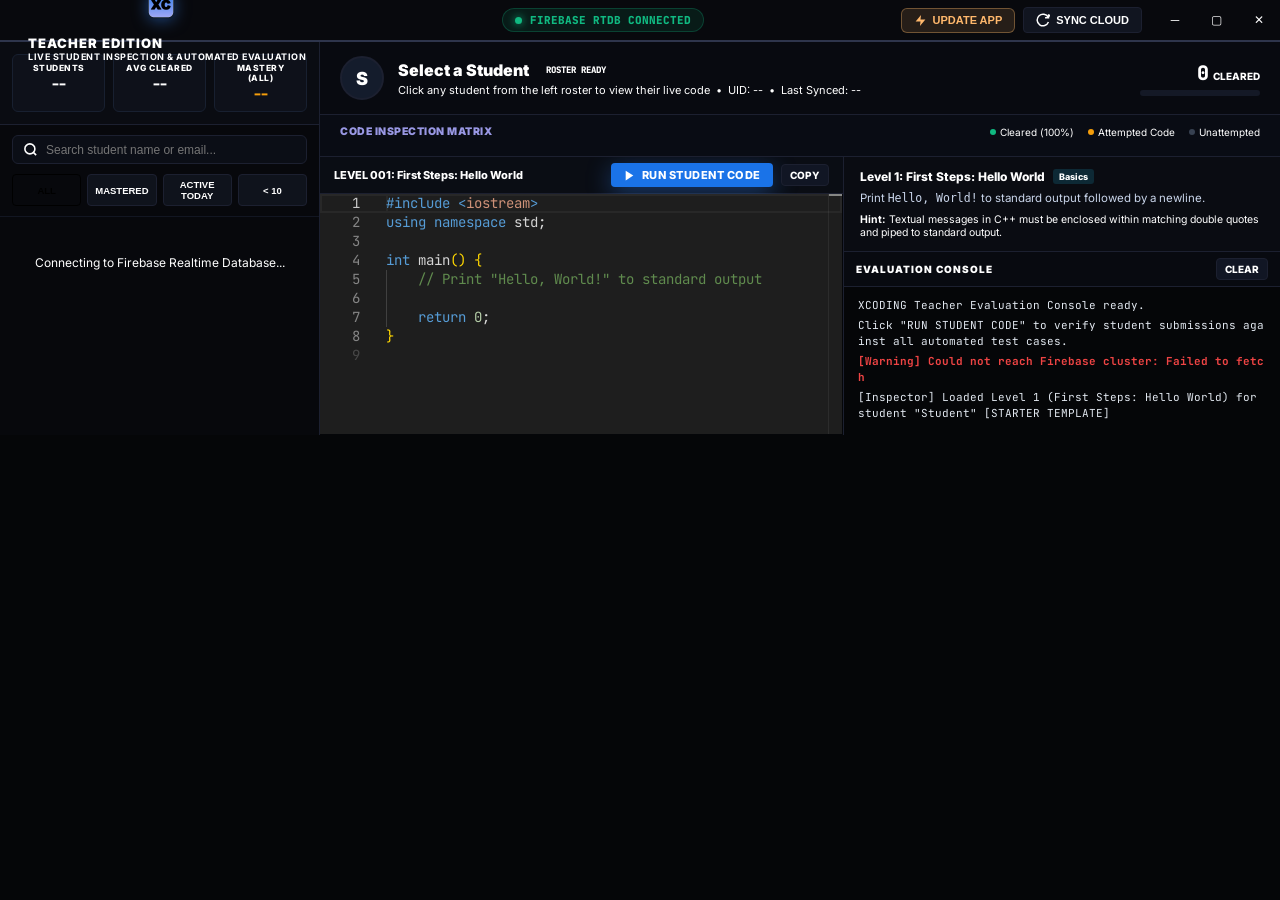
<file: assets/editor/teacher.html>
<!DOCTYPE html>
<html lang="en">
<head>
  <meta charset="UTF-8" />
  <meta name="viewport" content="width=device-width, initial-scale=1.0" />
  <title>XCODING - Teacher Edition & Live Student Inspector</title>

  <!-- Google Inter & JetBrains Mono Fonts -->
  <link rel="preconnect" href="https://fonts.googleapis.com">
  <link rel="preconnect" href="https://fonts.gstatic.com" crossorigin>
  <link href="https://fonts.googleapis.com/css2?family=Inter:wght@400;500;600;700;800;900&family=JetBrains+Mono:wght@500;700;800;900&display=swap" rel="stylesheet">

  <link rel="stylesheet" href="style.css" />
</head>
<body class="teacher-portal-body">
  <div id="app-root">

    <!-- MAIN RIGHT CONTENT WORKSPACE -->
    <div id="main-workspace-area" class="teacher-full-workspace">

      <!-- TOP DRAGGABLE WINDOW BAR -->
      <header id="window-drag-bar" class="teacher-topbar">
        <div class="drag-left-group">
          <div class="sidebar-brand" title="XCODING Teacher Portal">
            <img src="icon.png" alt="XC" class="brand-logo-img">
          </div>
          <div class="teacher-brand-info">
            <div class="teacher-title-badge">TEACHER EDITION</div>
            <span class="teacher-sub-title">LIVE STUDENT INSPECTION &amp; AUTOMATED EVALUATION</span>
          </div>
        </div>

        <!-- Center: Live Cloud Sync & Quick Summary -->
        <div class="drag-center-group">
          <div class="teacher-cloud-status" id="teacher-sync-status">
            <span class="live-pulse-dot"></span>
            <span>FIREBASE RTDB CONNECTED</span>
          </div>
        </div>

        <!-- Right: Window Controls & Refresh -->
        <div class="drag-right-group">
          <button id="btn-teacher-force-update" class="btn-teacher-update-top" title="1-Click Force Update / Reinstall Latest Release">
            <svg class="icon-svg" viewBox="0 0 24 24" width="13" height="13" fill="currentColor" style="color: #ffb86c;">
              <path d="M13 2L3 14h9l-1 8 10-12h-9l1-8z"/>
            </svg>
            <span style="color: #ffb86c; font-weight: 700;">UPDATE APP</span>
          </button>

          <button id="btn-teacher-refresh" class="btn-teacher-refresh-top" title="Reload Live Student Submissions">
            <svg class="refresh-icon" viewBox="0 0 24 24" width="14" height="14" fill="none" stroke="currentColor" stroke-width="2.5">
              <path d="M21.5 2v6h-6M21.34 15.57a10 10 0 1 1-.57-8.38l5.67-5.67"/>
            </svg>
            <span>SYNC CLOUD</span>
          </button>

          <!-- Custom Window Controls -->
          <div class="window-controls">
            <button id="win-min" class="win-btn" title="Minimize">─</button>
            <button id="win-max" class="win-btn" title="Maximize">▢</button>
            <button id="win-close" class="win-btn close" title="Close">✕</button>
          </div>
        </div>
      </header>

      <!-- Top Progress Line -->
      <div id="top-progress-line"></div>

      <!-- TEACHER MAIN WORKSPACE CONTAINER (2 COLUMNS) -->
      <div class="teacher-dashboard-layout">

        <!-- ==============================================================
             LEFT COLUMN: CLASS ROSTER & SEARCH
             ============================================================== -->
        <aside class="teacher-roster-sidebar">
          
          <!-- Class Overview Cyber Metrics -->
          <div class="teacher-metrics-row">
            <div class="teacher-metric-card">
              <div class="tm-label">STUDENTS</div>
              <div class="tm-val" id="tm-student-count">--</div>
            </div>
            <div class="teacher-metric-card">
              <div class="tm-label">AVG CLEARED</div>
              <div class="tm-val cyan" id="tm-avg-cleared">--</div>
            </div>
            <div class="teacher-metric-card">
              <div class="tm-label">MASTERY (ALL)</div>
              <div class="tm-val gold" id="tm-completed-count">--</div>
            </div>
          </div>

          <!-- Student Search & Filter Bar -->
          <div class="teacher-search-box">
            <svg viewBox="0 0 24 24" width="15" height="15" fill="none" stroke="currentColor" stroke-width="2.5">
              <circle cx="11" cy="11" r="8"></circle>
              <line x1="21" y1="21" x2="16.65" y2="16.65"></line>
            </svg>
            <input type="text" id="teacher-student-search" placeholder="Search student name or email..." spellcheck="false" />
          </div>

          <!-- Quick Filter Segmented Pills -->
          <div class="teacher-filter-pills" id="roster-filter-pills">
            <button class="t-pill active" data-filter="all">ALL</button>
            <button class="t-pill" data-filter="mastered">MASTERED</button>
            <button class="t-pill" data-filter="active">ACTIVE TODAY</button>
            <button class="t-pill" data-filter="needhelp">&lt; 10</button>
          </div>

          <!-- Student Cards List -->
          <div class="teacher-student-list" id="teacher-student-list">
            <!-- Dynamically populated student cards -->
            <div class="roster-loading-state">Connecting to Firebase Realtime Database...</div>
          </div>
        </aside>

        <!-- ==============================================================
             RIGHT COLUMN: DEEP STUDENT WORK INSPECTOR
             ============================================================== -->
        <main class="teacher-inspector-main">

          <!-- Selected Student Profile Header Banner -->
          <div class="student-inspection-header" id="inspection-header">
            <div class="student-identity-wrap">
              <div class="student-avatar-large" id="insp-avatar">S</div>
              <div class="student-meta">
                <div class="student-headline-row">
                  <h2 class="student-name-text" id="insp-name">Select a Student</h2>
                  <span class="student-status-badge" id="insp-status-badge">ROSTER READY</span>
                </div>
                <div class="student-subline-row">
                  <span class="student-email-tag" id="insp-email">Click any student from the left roster to view their live code</span>
                  <span class="dot-sep">•</span>
                  <span class="student-uid-tag" id="insp-uid">UID: --</span>
                  <span class="dot-sep">•</span>
                  <span class="student-synced-tag" id="insp-last-synced">Last Synced: --</span>
                </div>
              </div>
            </div>

            <!-- Student Progress Counter -->
            <div class="student-progress-summary">
              <div class="student-progress-numbers">
                <span class="sp-big" id="insp-cleared-count">0</span>
                <span class="sp-total" id="insp-total-label">CLEARED</span>
              </div>
              <div class="student-prog-bar-wrap">
                <div class="student-prog-bar-fill" id="insp-progress-fill" style="width: 0%"></div>
              </div>
            </div>
          </div>

          <!-- LEVEL PROGRESSION MATRIX -->
          <div class="levels-matrix-container">
            <div class="levels-matrix-header">
              <span class="matrix-title">CODE INSPECTION MATRIX</span>
              <div class="matrix-legend">
                <span class="legend-item"><span class="legend-dot green"></span> Cleared (100%)</span>
                <span class="legend-item"><span class="legend-dot yellow"></span> Attempted Code</span>
                <span class="legend-item"><span class="legend-dot gray"></span> Unattempted</span>
              </div>
            </div>

            <!-- Level Chips Grid -->
            <div class="levels-matrix-grid" id="levels-matrix-grid">
              <!-- Dynamically populated Level inspection buttons -->
            </div>
          </div>

          <!-- CHALLENGE DETAILS & CODE EDITOR WORKSPACE -->
          <div class="teacher-code-workspace">

            <!-- Left Sub-panel: Monaco Code Editor with Student Code -->
            <div class="teacher-editor-wrap">
              <div class="editor-action-bar">
                <div class="active-level-pill-badge" id="active-level-label">LEVEL 001: First Steps: Hello World</div>
                <div class="editor-right-actions">
                  <button id="btn-teacher-run" class="btn-google-run" title="Compile &amp; Test Student Code Locally">
                    <svg class="play-icon" viewBox="0 0 24 24" width="13" height="13" fill="currentColor">
                      <polygon points="5 3 19 12 5 21 5 3"></polygon>
                    </svg>
                    <span>RUN STUDENT CODE</span>
                  </button>
                  <button id="btn-teacher-copy" class="btn-micro" title="Copy Student Code">COPY</button>
                </div>
              </div>

              <!-- Monaco Code Editor Container -->
              <div id="teacher-editor-container" class="teacher-editor-box"></div>
            </div>

            <!-- Right Sub-panel: Question Prompt + Live Console Diagnostics -->
            <div class="teacher-side-console">
              
              <!-- Question Description Card -->
              <div class="teacher-question-card">
                <div class="tq-head" id="tq-title">Challenge Prompt</div>
                <div class="tq-body" id="tq-desc">Select a challenge from the 50-level matrix above.</div>
                <div class="tq-hint" id="tq-hint"></div>
              </div>

              <!-- Terminal Console Output -->
              <div class="teacher-console-wrap">
                <div class="console-header-bar">
                  <span class="console-title">EVALUATION CONSOLE</span>
                  <button id="btn-teacher-clear-console" class="btn-micro">CLEAR</button>
                </div>
                <div class="teacher-console-output" id="teacher-console-output">
                  <div class="terminal-row info-msg">XCODING Teacher Evaluation Console ready.</div>
                  <div class="terminal-row info-msg">Click "RUN STUDENT CODE" to verify student submissions against all automated test cases.</div>
                </div>
              </div>

            </div>

          </div>

        </main>

      </div>

    </div>
  </div>

  <!-- Monaco Editor Loader -->
  <script src="vs/loader.js"></script>

  <!-- Teacher Portal Logic -->
  <script src="teacher.js"></script>
</body>
</html>
</file>
<file: assets/editor/style.css>
/* XCODING - Refined Google Blue & Lavender Chunky Brutal Design System */
:root {
  --bg-app: #000000;
  --bg-sidebar: #050608;
  --bg-top: #08090d;
  --bg-card: #0c0d12;
  --bg-card-sub: #12141c;
  --bg-editor: #000000;
  --bg-console: #000000;

  /* Thick Chunky Borders */
  --border-main: #2e354c;
  --border-subtle: #1c2030;
  --border-bright: #444f70;

  /* High Contrast Pure Whites & Luminous Lavender (Zero Faint Grey Text) */
  --fg-main: #ffffff;
  --fg-secondary: #e2e8f0;
  --fg-muted: #94a3b8;

  /* EXACT USER-SPECIFIED BLUE & LAVENDER PALETTE - NO MAGENTA/PINK */
  --c-blue-1: rgb(47, 118, 219);
  --c-lavender: rgb(153, 152, 228);
  --c-blue-2: rgb(45, 104, 188);

  --g-gradient: linear-gradient(135deg, rgb(47, 118, 219) 0%, rgb(153, 152, 228) 50%, rgb(45, 104, 188) 100%);
  --g-gradient-subtle: linear-gradient(145deg, rgba(47, 118, 219, 0.22) 0%, rgba(153, 152, 228, 0.15) 50%, rgba(45, 104, 188, 0.25) 100%);
  --g-glow: 0 6px 24px rgba(47, 118, 219, 0.45);

  --term-green: #4ade80;
  --term-red: #ef4444;

  --font-system: 'Inter', -apple-system, BlinkMacSystemFont, "Segoe UI", Roboto, sans-serif;
  --font-mono: 'JetBrains Mono', 'SF Mono', 'Cascadia Code', monospace;
  --ui-scale: 1.0;
}

* {
  box-sizing: border-box;
  margin: 0;
  padding: 0;
}

.hidden {
  display: none !important;
}

::selection {
  background-color: rgb(153, 152, 228);
  color: #000000;
}

html, body {
  width: 100%;
  height: 100%;
  margin: 0;
  padding: 0;
  overflow: hidden;
  background-color: var(--bg-app);
  color: var(--fg-main);
  font-family: var(--font-system);
  font-size: 14px;
  -webkit-font-smoothing: antialiased;
  -moz-osx-font-smoothing: grayscale;
  user-select: none;
}

#app {
  display: flex;
  flex-direction: row;
  height: 100%;
  width: 100%;
  overflow: hidden;
  position: relative;
}

/* ==========================================================================
   LEFT ACTIVITY / NAVIGATION BAR
   ========================================================================== */
#left-activity-bar {
  width: 64px;
  height: 100%;
  background-color: var(--bg-sidebar);
  border-right: 2px solid var(--border-main);
  display: flex;
  flex-direction: column;
  align-items: center;
  flex-shrink: 0;
  z-index: 100;
  user-select: none;
  padding-top: 6px;
}

.sidebar-brand {
  padding: 10px 0 14px 0;
  display: flex;
  align-items: center;
  justify-content: center;
  cursor: default;
}

.brand-logo-img {
  width: 32px;
  height: 32px;
  object-fit: contain;
  filter: drop-shadow(0 2px 8px rgba(47, 118, 219, 0.6));
  transition: transform 0.25s cubic-bezier(0.16, 1, 0.3, 1);
}

.brand-logo-img:hover {
  transform: scale(1.15) rotate(6deg);
}

/* Navigation Items */
.sidebar-nav {
  display: flex;
  flex-direction: column;
  gap: 10px;
  width: 100%;
  align-items: center;
}

.nav-item {
  width: 50px;
  height: 50px;
  background: transparent;
  border: 2px solid transparent;
  border-radius: 10px;
  display: flex;
  flex-direction: column;
  align-items: center;
  justify-content: center;
  color: var(--fg-secondary);
  cursor: pointer;
  transition: all 0.12s ease;
}

.nav-item:hover {
  background-color: #12141c;
  color: #ffffff;
}

.nav-item.active {
  background-color: #1a1e2c;
  border-color: var(--c-blue-1);
  color: #ffffff;
}

.nav-label {
  font-size: 9px;
  font-weight: 800;
  letter-spacing: 0.5px;
  margin-top: 3px;
}

/* ==========================================================================
   MAIN RIGHT WORKSPACE AREA
   ========================================================================== */
#main-workspace-area {
  flex: 1;
  height: 100%;
  display: flex;
  flex-direction: column;
  overflow: hidden;
  position: relative;
}

/* Top Draggable Window Bar */
#window-drag-bar {
  height: 42px;
  background-color: var(--bg-top);
  border-bottom: 2px solid var(--border-main);
  display: flex;
  align-items: center;
  justify-content: space-between;
  padding: 0 0 0 16px;
  flex-shrink: 0;
  user-select: none;
  position: relative;
  cursor: default;
}

.drag-left-meta {
  display: flex;
  align-items: center;
  gap: 14px;
}

.active-file-indicator {
  font-family: var(--font-mono);
  font-size: 13px;
  font-weight: 800;
  color: var(--fg-main);
}

/* Studio Fast-Access Actions */
.header-studio-actions {
  display: flex;
  align-items: center;
  gap: 8px;
}

/* Big Glowing Blue/Lavender RUN Button */
.btn-google-run {
  background: var(--g-gradient);
  border: 2px solid #ffffff;
  color: #000000;
  font-family: var(--font-system);
  font-size: 11px;
  font-weight: 900;
  letter-spacing: 0.5px;
  padding: 4px 14px;
  border-radius: 6px;
  cursor: pointer;
  display: flex;
  align-items: center;
  gap: 6px;
  transition: all 0.15s cubic-bezier(0.16, 1, 0.3, 1);
  box-shadow: var(--g-glow);
}

.btn-google-run:hover {
  transform: translateY(-1px);
  box-shadow: 0 8px 28px rgba(47, 118, 219, 0.7);
}

.btn-micro {
  background-color: #12141c;
  border: 2px solid var(--border-main);
  color: #ffffff;
  font-family: var(--font-system);
  font-size: 11px;
  font-weight: 800;
  padding: 4px 10px;
  border-radius: 6px;
  cursor: pointer;
  transition: all 0.1s;
}

.btn-micro:hover:not(:disabled) {
  background-color: #1e2230;
  border-color: var(--c-lavender);
}

.btn-micro:disabled {
  opacity: 0.25;
  cursor: not-allowed;
}

/* ==========================================================================
   DEAD CENTER LEVEL BADGE & FLOATING TRAIN DROPDOWN
   ========================================================================== */
.drag-center-container {
  position: absolute;
  left: 50%;
  top: 50%;
  transform: translate(-50%, -50%);
  display: flex;
  align-items: center;
  justify-content: center;
  z-index: 200;
}

.dead-center-level-badge {
  display: flex;
  align-items: center;
  gap: 8px;
  background: #0d0f16;
  border: 1.5px solid var(--border-main);
  padding: 4px 14px;
  border-radius: 8px;
  cursor: pointer;
  transition: all 0.15s cubic-bezier(0.16, 1, 0.3, 1);
  box-shadow: 0 2px 8px rgba(0, 0, 0, 0.6);
  user-select: none;
}

.dead-center-level-badge:hover, .dead-center-level-badge.active {
  border-color: var(--c-blue-1);
  background-color: #141826;
  box-shadow: 0 0 14px rgba(47, 118, 219, 0.4);
}

.center-badge-prefix {
  font-family: var(--font-mono);
  font-size: 11px;
  font-weight: 900;
  color: var(--c-lavender);
  letter-spacing: 0.5px;
}

.center-badge-number {
  font-family: var(--font-mono);
  font-size: 14px;
  font-weight: 900;
  color: #ffffff;
  letter-spacing: 1px;
}

.center-badge-hint {
  font-size: 11px;
  font-weight: 900;
  color: var(--c-lavender);
  transition: transform 0.2s;
}

.dead-center-level-badge.active .center-badge-hint {
  transform: rotate(180deg);
}

/* Floating Dropdown Level Train Panel */
.level-train-dropdown {
  position: absolute;
  top: calc(100% + 8px);
  left: 50%;
  transform: translateX(-50%);
  width: 600px;
  max-width: 90vw;
  background: #0b0d14;
  border: 1.5px solid var(--border-bright);
  border-radius: 12px;
  padding: 12px 16px 14px 16px;
  box-shadow: 0 12px 32px rgba(0, 0, 0, 0.85), 0 0 20px rgba(47, 118, 219, 0.25);
  display: flex;
  flex-direction: column;
  gap: 10px;
  z-index: 1000;
  backdrop-filter: blur(16px);
  animation: dropdownFade 0.18s cubic-bezier(0.16, 1, 0.3, 1);
}

.level-train-dropdown.hidden {
  display: none !important;
}

@keyframes dropdownFade {
  from { opacity: 0; transform: translate(-50%, -6px); }
  to { opacity: 1; transform: translate(-50%, 0); }
}

.train-dropdown-header {
  display: flex;
  align-items: center;
  justify-content: space-between;
  padding-bottom: 6px;
  border-bottom: 1px solid #191f30;
}

.train-dropdown-title {
  font-size: 10px;
  font-weight: 900;
  color: #8b9bb4;
  letter-spacing: 1px;
}

.train-grid-btn {
  background: #131726;
  border: 1px solid #28324d;
  color: var(--c-lavender);
  font-size: 10px;
  font-weight: 800;
  padding: 3px 8px;
  border-radius: 4px;
  cursor: pointer;
  transition: all 0.15s;
}

.train-grid-btn:hover {
  background: var(--c-blue-1);
  color: #ffffff;
  border-color: var(--c-blue-1);
}

.level-train-container {
  position: relative;
  width: 100%;
  height: 52px;
  display: flex;
  align-items: center;
  overflow-x: auto;
  overflow-y: hidden;
  scrollbar-width: thin;
  scrollbar-color: #2b3859 transparent;
  padding: 6px 12px;
  background: #07080d;
  border: 1px solid #171b29;
  border-radius: 8px;
}

.level-train-container::-webkit-scrollbar {
  height: 4px;
}

.level-train-container::-webkit-scrollbar-thumb {
  background: #2b3859;
  border-radius: 4px;
}

.level-train-track {
  display: flex;
  align-items: center;
  gap: 0;
  position: relative;
  padding: 0 10px;
  min-width: max-content;
}

/* Double rail track */
.level-train-track::before {
  content: '';
  position: absolute;
  top: calc(50% - 3px);
  left: 10px;
  right: 10px;
  height: 2px;
  background: linear-gradient(90deg, #1e4570, #2f76db, #1e4570);
  z-index: 1;
  pointer-events: none;
}

.level-train-track::after {
  content: '';
  position: absolute;
  top: calc(50% + 1px);
  left: 10px;
  right: 10px;
  height: 2px;
  background: linear-gradient(90deg, #1e4570, #2f76db, #1e4570);
  z-index: 1;
  pointer-events: none;
}

/* Individual Level Node */
.train-node-item {
  display: flex;
  align-items: center;
  position: relative;
  z-index: 2;
  flex-shrink: 0;
}

.train-node-circle {
  width: 28px;
  height: 28px;
  border-radius: 50%;
  background-color: #0c0e14;
  border: 2px solid #232a3d;
  display: flex;
  align-items: center;
  justify-content: center;
  font-family: var(--font-mono);
  font-size: 11px;
  font-weight: 900;
  color: #8b9bb4;
  cursor: pointer;
  transition: all 0.15s cubic-bezier(0.16, 1, 0.3, 1);
  position: relative;
  user-select: none;
}

.train-node-circle:hover {
  transform: scale(1.22);
  border-color: #ffffff;
  color: #ffffff;
  z-index: 10;
}

/* Cleared State (Emerald Green matching user screenshot) */
.train-node-circle.cleared {
  background-color: #00e676;
  border: 2.5px solid #004d20;
  box-shadow: 0 0 0 2px #00e676, 0 0 8px rgba(0, 230, 118, 0.5);
  color: #00220d;
}

/* Current Active State (Glowing Pulse Ring) */
.train-node-circle.current {
  background: var(--g-gradient);
  border: 2px solid #ffffff;
  box-shadow: 0 0 0 3px rgba(47, 118, 219, 0.7), 0 0 14px rgba(47, 118, 219, 0.95);
  color: #000000;
  transform: scale(1.25);
  z-index: 5;
  animation: trainPulse 2s infinite alternate ease-in-out;
}

@keyframes trainPulse {
  0% { box-shadow: 0 0 0 2.5px rgba(47, 118, 219, 0.6), 0 0 8px rgba(47, 118, 219, 0.5); }
  100% { box-shadow: 0 0 0 4.5px rgba(47, 118, 219, 0.9), 0 0 16px rgba(47, 118, 219, 1); }
}

/* Unlocked State */
.train-node-circle.unlocked {
  background-color: #121828;
  border: 2px solid var(--c-blue-1);
  color: #ffffff;
}

/* Locked State */
.train-node-circle.locked {
  opacity: 0.35;
  cursor: not-allowed;
}

/* Track Connector Segment */
.train-segment-link {
  width: 14px;
  height: 6px;
  display: flex;
  align-items: center;
  justify-content: center;
  position: relative;
  z-index: 1;
}

.train-segment-link::after {
  content: '▸';
  font-size: 8px;
  color: #234269;
  line-height: 1;
  position: absolute;
  top: -1px;
}

.train-segment-link.cleared::after {
  color: #00e676;
}

/* Right Group */
.drag-right-group {
  display: flex;
  align-items: center;
  height: 100%;
}

.top-right-user-area {
  display: flex;
  align-items: center;
  gap: 10px;
  margin-right: 10px;
}

.header-tally {
  background-color: #0e1017;
  border: 2px solid var(--border-main);
  border-radius: 6px;
  padding: 4px 10px;
  font-size: 12px;
  font-weight: 800;
  color: var(--fg-secondary);
  font-family: var(--font-mono);
}

.header-tally strong { color: #ffffff; }
.tally-sep { color: var(--border-bright); }

.user-dropdown-container { position: relative; }

.user-dropdown-btn {
  display: flex;
  align-items: center;
  gap: 8px;
  background-color: #12141c;
  border: 2px solid var(--border-main);
  border-radius: 6px;
  padding: 4px 10px;
  color: #ffffff;
  font-family: var(--font-system);
  font-size: 12px;
  font-weight: 800;
  cursor: pointer;
  transition: all 0.1s;
}

.user-dropdown-btn:hover {
  background-color: #1c202e;
  border-color: var(--c-lavender);
}

.user-avatar-circle {
  width: 20px;
  height: 20px;
  border-radius: 50%;
  background: var(--g-gradient);
  color: #000000;
  font-size: 11px;
  font-weight: 900;
  display: flex;
  align-items: center;
  justify-content: center;
}

.user-name-text {
  max-width: 130px;
  overflow: hidden;
  text-overflow: ellipsis;
  white-space: nowrap;
}

.dropdown-caret { font-size: 9px; color: #ffffff; }

.user-dropdown-menu {
  position: absolute;
  top: calc(100% + 8px);
  right: 0;
  width: 270px;
  background: linear-gradient(165deg, rgba(16, 21, 36, 0.96) 0%, rgba(9, 11, 17, 0.98) 100%);
  border: 1.5px solid rgba(47, 118, 219, 0.45);
  border-radius: 14px;
  padding: 16px;
  box-shadow: 0 20px 48px rgba(0, 0, 0, 0.95), 0 0 24px rgba(47, 118, 219, 0.22), inset 0 1px 0 rgba(255, 255, 255, 0.12);
  z-index: 1000;
  backdrop-filter: blur(24px);
  animation: dropdownPop 0.18s cubic-bezier(0.16, 1, 0.3, 1);
}

@keyframes dropdownPop {
  from { opacity: 0; transform: translateY(-8px) scale(0.96); }
  to { opacity: 1; transform: translateY(0) scale(1); }
}

.user-dropdown-menu.hidden { display: none !important; }

/* User Header */
.dropdown-user-header {
  display: flex;
  align-items: center;
  gap: 12px;
  padding-bottom: 12px;
  border-bottom: 1px solid rgba(255, 255, 255, 0.08);
}

.dropdown-avatar-wrap {
  position: relative;
  flex-shrink: 0;
}

.dropdown-avatar-circle {
  width: 38px;
  height: 38px;
  border-radius: 50%;
  background: var(--g-gradient);
  color: #000000;
  font-family: var(--font-system);
  font-size: 16px;
  font-weight: 900;
  display: flex;
  align-items: center;
  justify-content: center;
  box-shadow: 0 0 14px rgba(47, 118, 219, 0.6);
}

.status-indicator-dot {
  position: absolute;
  bottom: 0;
  right: 0;
  width: 10px;
  height: 10px;
  border-radius: 50%;
  background-color: #00e676;
  border: 2px solid #090b11;
  box-shadow: 0 0 6px #00e676;
}

.dropdown-user-details {
  display: flex;
  flex-direction: column;
  overflow: hidden;
}

.dropdown-user-name {
  font-weight: 900;
  font-size: 13.5px;
  color: #ffffff;
  letter-spacing: 0.3px;
  white-space: nowrap;
  overflow: hidden;
  text-overflow: ellipsis;
}

.dropdown-user-email {
  font-size: 11px;
  font-weight: 600;
  color: #8b9bb4;
  white-space: nowrap;
  overflow: hidden;
  text-overflow: ellipsis;
  margin-top: 2px;
}

/* 2x2 Cyber Metrics Grid */
.dropdown-stats-grid {
  display: grid;
  grid-template-columns: 1fr 1fr;
  gap: 8px;
  margin: 12px 0;
}

.stat-mini-card {
  background: rgba(255, 255, 255, 0.035);
  border: 1px solid rgba(255, 255, 255, 0.08);
  border-radius: 8px;
  padding: 8px 10px;
  transition: all 0.15s ease;
}

.stat-mini-card:hover {
  background: rgba(47, 118, 219, 0.1);
  border-color: rgba(47, 118, 219, 0.4);
  transform: translateY(-1px);
}

.stat-mini-label {
  font-size: 9px;
  font-weight: 900;
  color: #71829e;
  letter-spacing: 0.8px;
  font-family: var(--font-system);
}

.stat-mini-val {
  font-size: 14px;
  font-weight: 900;
  color: #ffffff;
  font-family: var(--font-mono);
  margin-top: 2px;
}

.stat-mini-val.emerald {
  color: #00e676;
}

.stat-mini-val.cyan {
  color: #4fc3f7;
  font-size: 11px;
  letter-spacing: 0.5px;
}

/* Action Group */
.dropdown-actions-group {
  display: flex;
  flex-direction: column;
  gap: 6px;
  margin-top: 10px;
  padding-top: 10px;
  border-top: 1px solid rgba(255, 255, 255, 0.08);
}

.dropdown-action-item {
  width: 100%;
  background: rgba(47, 118, 219, 0.1);
  border: 1.5px solid rgba(47, 118, 219, 0.28);
  border-radius: 8px;
  padding: 8px 10px;
  color: #ffffff;
  font-weight: 800;
  font-size: 11.5px;
  cursor: pointer;
  display: flex;
  align-items: center;
  justify-content: space-between;
  transition: all 0.15s cubic-bezier(0.16, 1, 0.3, 1);
}

.dropdown-action-item:hover {
  background: rgba(47, 118, 219, 0.24);
  border-color: var(--c-lavender);
  transform: translateY(-1px);
  box-shadow: 0 4px 12px rgba(47, 118, 219, 0.25);
}

.dropdown-action-item:hover .action-icon {
  transform: rotate(180deg);
}

.action-item-left {
  display: flex;
  align-items: center;
  gap: 8px;
}

.action-icon {
  color: var(--c-lavender);
  transition: transform 0.3s cubic-bezier(0.16, 1, 0.3, 1);
}

.app-version-badge {
  background: var(--g-gradient);
  color: #000000;
  font-size: 10px;
  font-weight: 900;
  padding: 2px 7px;
  border-radius: 4px;
  letter-spacing: 0.3px;
}

.dropdown-logout-action {
  width: 100%;
  background: rgba(255, 75, 75, 0.08);
  border: 1.5px solid rgba(255, 75, 75, 0.25);
  border-radius: 8px;
  padding: 8px 10px;
  color: #ff6b6b;
  font-weight: 800;
  font-size: 11.5px;
  cursor: pointer;
  display: flex;
  align-items: center;
  justify-content: center;
  gap: 8px;
  transition: all 0.15s cubic-bezier(0.16, 1, 0.3, 1);
}

.dropdown-logout-action:hover {
  background: rgba(255, 75, 75, 0.18);
  border-color: #ff6b6b;
  color: #ffffff;
  transform: translateY(-1px);
  box-shadow: 0 4px 14px rgba(255, 75, 75, 0.3);
}

.logout-icon {
  stroke: currentColor;
}

/* Custom Window Controls */
.window-controls { display: flex; align-items: center; height: 100%; }

.win-btn {
  background: transparent;
  border: none;
  color: #ffffff;
  width: 42px;
  height: 40px;
  display: flex;
  align-items: center;
  justify-content: center;
  cursor: pointer;
  font-size: 12px;
  transition: background-color 0.1s, color 0.1s;
}

.win-btn:hover { background-color: #1c202e; color: #ffffff; }
.win-btn.close:hover { background-color: #ea4335; color: #ffffff; }

/* Top Progress Line */
#top-progress-line {
  position: absolute;
  top: 42px;
  left: 0;
  width: 0%;
  height: 3px;
  background: var(--g-gradient);
  z-index: 100;
  transition: width 0.2s ease, opacity 0.3s ease;
  opacity: 0;
}

#top-progress-line.active { opacity: 1; }

/* ==========================================================================
   App View Container
   ========================================================================== */
#app-view-container {
  flex: 1;
  width: 100%;
  height: calc(100vh - 42px);
  position: relative;
  overflow: hidden;
}

.app-page {
  width: 100%;
  height: 100%;
  position: absolute;
  top: 0;
  left: 0;
  display: flex;
  flex-direction: column;
  background-color: var(--bg-app);
}

.app-page.hidden { display: none !important; }

/* ==========================================================================
   PAGE 1: FULL MISSION BRIEF VIEW
   ========================================================================== */
.brief-scroll-container {
  width: 100%;
  height: 100%;
  overflow-y: auto;
  display: flex;
  justify-content: center;
  padding: 40px 28px;
}

.brief-wrapper {
  width: 100%;
  max-width: 900px;
  margin: 0 auto;
  display: flex;
  flex-direction: column;
}

.google-mission-card {
  background-color: var(--bg-card);
  border: 2px solid var(--border-main);
  border-radius: 18px;
  padding: 36px 40px;
  display: flex;
  flex-direction: column;
  gap: 24px;
}

.mission-card-top {
  display: flex;
  align-items: center;
  justify-content: space-between;
}

.mission-level-pill-row {
  display: flex;
  align-items: center;
  gap: 10px;
}

.google-pill-level {
  font-family: var(--font-mono);
  font-size: 13px;
  font-weight: 900;
  color: #000000;
  background: var(--g-gradient);
  padding: 4px 12px;
  border-radius: 6px;
  border: 2px solid #ffffff;
}

.google-pill-topic {
  font-size: 12px;
  font-weight: 900;
  color: #ffffff;
  background-color: #141826;
  border: 2px solid var(--border-main);
  padding: 4px 10px;
  border-radius: 6px;
}

.google-pill-status {
  font-size: 12px;
  font-weight: 900;
  color: var(--term-green);
}

.mission-nav-arrows { display: flex; gap: 8px; }

.btn-google-nav {
  background-color: #141824;
  border: 2px solid var(--border-main);
  border-radius: 6px;
  color: #ffffff;
  font-size: 12px;
  font-weight: 800;
  padding: 6px 14px;
  cursor: pointer;
  transition: all 0.1s;
}

.btn-google-nav:hover { background-color: #20263a; border-color: #ffffff; }
.btn-google-nav.main { background-color: #20263a; border-color: var(--c-lavender); }

.google-mission-title {
  font-size: 34px;
  font-weight: 900;
  color: #ffffff;
  letter-spacing: -0.5px;
}

.google-objective-box {
  background-color: var(--bg-card-sub);
  border: 2px solid var(--border-main);
  border-radius: 12px;
  padding: 20px 24px;
}

.google-objective-text {
  font-size: 18px;
  font-weight: 600;
  color: #ffffff;
  line-height: 1.6;
}

.google-objective-text code {
  background-color: #1e2230;
  color: var(--c-lavender);
  border: 1px solid var(--border-bright);
  padding: 2px 7px;
  border-radius: 4px;
  font-family: var(--font-mono);
  font-size: 17px;
  font-weight: 800;
}

/* ==========================================================================
   INPUT -> OUTPUT TABLE (CLEAN 2-COLUMN HORIZONTAL GRID)
   ========================================================================== */
.google-io-card {
  background-color: #090a0f;
  border: 2px solid var(--border-main);
  border-radius: 14px;
  overflow: hidden;
}

.google-io-header {
  background-color: #10121a;
  border-bottom: 2px solid var(--border-main);
  padding: 12px 24px;
  display: flex;
  align-items: center;
  justify-content: space-between;
}

.google-io-col {
  font-family: var(--font-mono);
  font-size: 13px;
  font-weight: 900;
  color: var(--c-lavender);
  letter-spacing: 1.5px;
  width: 42%;
}

.google-io-col.arrow-col {
  width: 16%;
  text-align: center;
}

.google-io-rows {
  display: flex;
  flex-direction: column;
}

.google-io-row, .apple-io-row {
  display: flex !important;
  flex-direction: row !important;
  align-items: center !important;
  justify-content: space-between !important;
  padding: 16px 24px;
  border-bottom: 2px solid #141722;
  background-color: #090a0f;
  transition: background-color 0.1s;
}

.google-io-row:last-child, .apple-io-row:last-child {
  border-bottom: none;
}

.google-io-row:hover, .apple-io-row:hover {
  background-color: #0e1017;
}

.io-cell.input {
  font-family: var(--font-mono);
  font-size: 20px;
  font-weight: 900;
  color: #ffffff;
  width: 42%;
  word-break: break-all;
}

.io-arrow {
  font-size: 22px;
  font-weight: 900;
  color: var(--c-lavender);
  width: 16%;
  text-align: center;
  flex-shrink: 0;
}

.io-cell.output {
  font-family: var(--font-mono);
  font-size: 20px;
  font-weight: 900;
  color: var(--term-green);
  width: 42%;
  white-space: pre-wrap;
  word-break: break-all;
}

.google-testsuite-card {
  background-color: #090a0f;
  border: 2px solid var(--border-main);
  border-radius: 12px;
  padding: 16px 20px;
  display: flex;
  flex-direction: column;
  gap: 6px;
}

.testsuite-header {
  display: flex;
  align-items: center;
  justify-content: space-between;
}

.testsuite-title {
  font-size: 13px;
  font-weight: 900;
  color: #ffffff;
  letter-spacing: 1px;
}

.testsuite-count-badge {
  font-family: var(--font-mono);
  font-size: 11px;
  font-weight: 900;
  color: #ffffff;
  background-color: #141826;
  border: 2px solid var(--border-main);
  padding: 3px 10px;
  border-radius: 4px;
}

.testsuite-desc {
  font-size: 14px;
  font-weight: 500;
  color: var(--fg-secondary);
  line-height: 1.4;
}

.testsuite-desc strong { color: #ffffff; }

.google-tip-box {
  display: flex;
  align-items: center;
  gap: 12px;
  background-color: #10121a;
  border: 2px solid var(--border-main);
  border-radius: 10px;
  padding: 14px 20px;
  font-size: 15px;
  font-weight: 600;
  color: #ffffff;
}

.tip-icon { font-size: 18px; }

.mission-card-bottom {
  display: flex;
  align-items: center;
  justify-content: space-between;
  border-top: 2px solid var(--border-main);
  padding-top: 20px;
}

.mission-stats-group {
  font-size: 13px;
  font-weight: 800;
  color: var(--fg-secondary);
  display: flex;
  align-items: center;
  gap: 10px;
}

.mission-stats-group strong { color: #ffffff; font-family: var(--font-mono); }
.m-sep { color: var(--border-bright); }

.btn-google-primary {
  background: var(--g-gradient);
  border: 2px solid #ffffff;
  border-radius: 8px;
  color: #000000;
  font-family: var(--font-system);
  font-size: 14px;
  font-weight: 900;
  padding: 12px 28px;
  cursor: pointer;
  transition: all 0.15s ease;
  box-shadow: var(--g-glow);
}

.btn-google-primary:hover {
  transform: translateY(-1px);
  box-shadow: 0 8px 30px rgba(47, 118, 219, 0.7);
}

.btn-google-primary.full { width: 100%; }

.btn-google-secondary {
  background-color: #141824;
  border: 2px solid var(--border-main);
  border-radius: 8px;
  color: #ffffff;
  font-family: var(--font-system);
  font-size: 13px;
  font-weight: 800;
  padding: 12px 20px;
  cursor: pointer;
  transition: all 0.12s;
}

.btn-google-secondary:hover { background-color: #20263a; border-color: #ffffff; }

/* ==========================================================================
   PAGE 2: GOOGLE AI INFINITE LEVEL EXPLORER
   ========================================================================== */
.levels-scroll-container {
  width: 100%;
  height: 100%;
  overflow-y: auto;
  display: flex;
  justify-content: center;
  padding: 36px 28px;
}

.levels-view-container {
  width: 100%;
  max-width: 1100px;
  margin: 0 auto;
  display: flex;
  flex-direction: column;
  gap: 24px;
}

.levels-google-header {
  display: flex;
  align-items: flex-end;
  justify-content: space-between;
  border-bottom: 2px solid var(--border-main);
  padding-bottom: 16px;
}

.levels-headline {
  font-size: 32px;
  font-weight: 900;
  color: #ffffff;
  letter-spacing: -0.5px;
}

.levels-subhead {
  font-size: 13px;
  font-weight: 900;
  color: var(--c-lavender);
  letter-spacing: 1px;
  margin-top: 4px;
}

.google-segmented-filter {
  display: flex;
  background-color: #10121a;
  border: 2px solid var(--border-main);
  border-radius: 8px;
  padding: 3px;
  gap: 2px;
}

.seg-btn {
  background: transparent;
  border: none;
  color: var(--fg-secondary);
  font-family: var(--font-system);
  font-size: 11px;
  font-weight: 900;
  padding: 6px 14px;
  border-radius: 6px;
  cursor: pointer;
  transition: all 0.1s;
}

.seg-btn:hover { color: #ffffff; }

.seg-btn.active {
  background: var(--g-gradient);
  color: #000000;
  border: 1px solid #ffffff;
  font-weight: 900;
}

.levels-controls-bar {
  display: flex;
  flex-direction: column;
  gap: 12px;
}

.levels-search-box {
  display: flex;
  align-items: center;
  gap: 10px;
  background-color: #0c0d12;
  border: 2px solid var(--border-main);
  border-radius: 8px;
  padding: 10px 14px;
  color: var(--fg-secondary);
}

.levels-search-box input {
  flex: 1;
  background: transparent;
  border: none;
  outline: none;
  color: #ffffff;
  font-family: var(--font-system);
  font-size: 14px;
  font-weight: 700;
}

.topic-chips-container {
  display: flex;
  align-items: center;
  gap: 8px;
  overflow-x: auto;
  padding-bottom: 4px;
}

.topic-chip {
  background-color: #0e1017;
  border: 2px solid var(--border-main);
  border-radius: 6px;
  color: var(--fg-secondary);
  font-size: 12px;
  font-weight: 800;
  padding: 5px 12px;
  white-space: nowrap;
  cursor: pointer;
  transition: all 0.1s;
}

.topic-chip:hover {
  background-color: #181c28;
  color: #ffffff;
  border-color: var(--c-lavender);
}

.topic-chip.active {
  background: var(--g-gradient);
  border: 2px solid #ffffff;
  color: #000000;
  font-weight: 900;
}

.levels-infinite-grid {
  display: grid;
  grid-template-columns: repeat(auto-fill, minmax(230px, 1fr));
  gap: 16px;
  padding-bottom: 40px;
}

.google-level-card {
  background-color: var(--bg-card);
  border: 2px solid var(--border-main);
  border-radius: 14px;
  padding: 22px 20px;
  display: flex;
  flex-direction: column;
  justify-content: space-between;
  min-height: 145px;
  cursor: pointer;
  transition: all 0.15s cubic-bezier(0.16, 1, 0.3, 1);
  position: relative;
}

.google-level-card:hover:not(.locked) {
  transform: translateY(-2px);
  box-shadow: 0 12px 28px rgba(0, 0, 0, 0.9);
}

/* ==========================================================================
   CLEARED LEVELS: ALL GRADIENT BACKGROUND + CRISP BOLD BLACK TEXT!
   ========================================================================== */
.google-level-card.completed {
  background: var(--g-gradient) !important;
  border: 2px solid #ffffff !important;
  box-shadow: 0 8px 30px rgba(47, 118, 219, 0.55), 0 0 15px rgba(153, 152, 228, 0.4) !important;
  color: #000000 !important;
}

.google-level-card.completed .card-big-num {
  color: #000000 !important;
  font-weight: 900 !important;
}

.google-level-card.completed .card-title {
  color: #000000 !important;
  font-weight: 900 !important;
  font-size: 15px !important;
}

.google-level-card.completed .card-topic-tag {
  color: #000000 !important;
  font-weight: 900 !important;
  background: rgba(255, 255, 255, 0.5) !important;
  padding: 2px 8px !important;
  border-radius: 4px !important;
}

.google-level-card.completed .card-diff-tag {
  color: #000000 !important;
  font-weight: 900 !important;
}

.google-level-card.completed .card-stamp {
  background: #000000 !important;
  color: #ffffff !important;
  font-weight: 900 !important;
  border: 1px solid #ffffff !important;
}

/* Current Active Card */
.google-level-card.current {
  border: 2px solid var(--c-blue-1);
  background-color: #121828;
  box-shadow: 0 0 24px rgba(47, 118, 219, 0.45);
}

.google-level-card.current .card-stamp {
  background-color: var(--c-blue-1);
  color: #ffffff;
  font-weight: 900;
}

.google-level-card.locked {
  opacity: 0.25;
  cursor: not-allowed;
  background-color: #06070a;
  border-color: var(--border-subtle);
}

.card-top-row {
  display: flex;
  align-items: center;
  justify-content: space-between;
}

.card-big-num {
  font-family: var(--font-mono);
  font-size: 34px;
  font-weight: 900;
  color: #ffffff;
  line-height: 1;
}

.card-topic-tag {
  font-size: 11px;
  font-weight: 900;
  color: var(--c-lavender);
  text-transform: uppercase;
  letter-spacing: 0.5px;
}

.card-title {
  font-size: 15px;
  font-weight: 800;
  color: #ffffff;
  line-height: 1.35;
  margin: 12px 0;
}

.card-footer {
  display: flex;
  align-items: center;
  justify-content: space-between;
}

.card-diff-tag { font-size: 11px; font-weight: 900; color: var(--fg-secondary); }

.card-stamp {
  font-family: var(--font-mono);
  font-size: 11px;
  font-weight: 900;
  padding: 3px 8px;
  border-radius: 4px;
  background-color: #181c28;
  color: #ffffff;
}

/* ==========================================================================
   PAGE 3: 2-COLUMN FULL-WIDTH CODE STUDIO
   ========================================================================== */
#studio-container {
  display: flex;
  flex-direction: row;
  width: 100%;
  height: 100%;
  overflow: hidden;
  position: relative;
}

#editor-container {
  flex: 1;
  min-width: 240px;
  height: 100%;
  background-color: var(--bg-editor);
  overflow: hidden;
}

#splitter {
  width: 6px;
  height: 100%;
  background-color: var(--border-main);
  cursor: col-resize;
  transition: background-color 0.15s;
  flex-shrink: 0;
  position: relative;
  z-index: 10;
  user-select: none;
}

#splitter:hover, #splitter.active {
  background-color: var(--c-blue-1);
}

#right-studio-column {
  width: 48%;
  min-width: 280px;
  max-width: 80%;
  height: 100%;
  background-color: var(--bg-console);
  display: flex;
  flex-direction: column;
  border-left: 2px solid var(--border-main);
  flex-shrink: 0;
  overflow: hidden;
}

#challenge-question-panel {
  flex: 0 0 46%;
  min-height: 160px;
  max-height: 55%;
  overflow-y: auto;
  padding: 14px 18px;
  background-color: #090a0f;
  display: flex;
  flex-direction: column;
  gap: 10px;
  border-bottom: 2px solid var(--border-main);
}

.question-header-bar {
  display: flex;
  align-items: center;
  justify-content: space-between;
}

.question-badge-row {
  display: flex;
  align-items: center;
  gap: 8px;
}

.q-pill-level {
  font-family: var(--font-mono);
  font-size: 11px;
  font-weight: 900;
  color: #000000;
  background: var(--g-gradient);
  padding: 3px 8px;
  border-radius: 4px;
}

.q-pill-topic {
  font-size: 11px;
  font-weight: 900;
  color: #ffffff;
  background-color: #141824;
  border: 1px solid var(--border-bright);
  padding: 3px 8px;
  border-radius: 4px;
}

.q-pill-diff {
  font-size: 10px;
  font-weight: 900;
  color: var(--term-green);
  background-color: #0d2218;
  border: 1px solid #1c5236;
  padding: 3px 6px;
  border-radius: 4px;
}

.question-title {
  font-size: 17px;
  font-weight: 900;
  color: #ffffff;
  letter-spacing: -0.3px;
  margin: 0;
}

.question-desc {
  font-size: 13px;
  font-weight: 500;
  color: #c8d0e0;
  line-height: 1.5;
}

.question-desc code {
  background-color: #161a26;
  color: var(--c-lavender);
  border: 1px solid var(--border-bright);
  padding: 1px 6px;
  border-radius: 4px;
  font-family: var(--font-mono);
  font-size: 13px;
  font-weight: 800;
}

.question-examples-box {
  background-color: #06070a;
  border: 1.5px solid var(--border-main);
  border-radius: 8px;
  overflow: hidden;
}

.q-examples-header {
  font-family: var(--font-mono);
  font-size: 10px;
  font-weight: 900;
  color: var(--fg-secondary);
  letter-spacing: 1px;
  background-color: #0e1017;
  padding: 5px 10px;
  border-bottom: 1px solid var(--border-main);
}

.q-examples-list {
  display: flex;
  flex-direction: column;
}

.q-example-row {
  display: flex;
  align-items: center;
  justify-content: space-between;
  padding: 6px 12px;
  border-bottom: 1px solid #141722;
  font-family: var(--font-mono);
  font-size: 12px;
}

.q-example-row:last-child {
  border-bottom: none;
}

.q-ex-in {
  color: #ffffff;
  font-weight: 700;
  width: 44%;
  white-space: pre-wrap;
  word-break: break-all;
}

.q-ex-arrow {
  color: var(--c-lavender);
  font-weight: 900;
  width: 12%;
  text-align: center;
}

.q-ex-out {
  color: var(--term-green);
  font-weight: 900;
  width: 44%;
  white-space: pre-wrap;
  word-break: break-all;
}

.question-hint-box {
  background-color: #10131d;
  border: 1px solid var(--border-bright);
  border-radius: 6px;
  padding: 7px 10px;
  font-size: 12px;
  font-weight: 600;
  color: #d0d7de;
  line-height: 1.4;
}

#console-container {
  width: 100%;
  flex: 1;
  min-height: 140px;
  background-color: var(--bg-console);
  display: flex;
  flex-direction: column;
  overflow-y: auto;
  padding: 12px 16px;
  cursor: text;
}

#console-header-bar {
  display: flex;
  align-items: center;
  justify-content: space-between;
  margin-bottom: 10px;
  padding-bottom: 8px;
  border-bottom: 2px solid #141722;
  user-select: none;
}

.console-title {
  font-size: 11px;
  font-weight: 900;
  color: var(--fg-secondary);
  letter-spacing: 1px;
}

.btn-view-brief-link {
  background: transparent;
  border: 2px solid var(--border-bright);
  color: #ffffff;
  font-size: 11px;
  font-weight: 800;
  padding: 4px 10px;
  border-radius: 4px;
  cursor: pointer;
  transition: all 0.1s;
}

.btn-view-brief-link:hover {
  background-color: #1e2230;
  border-color: var(--c-lavender);
}

#console-output {
  display: flex;
  flex-direction: column;
  font-family: var(--font-mono);
  font-size: 14px;
  line-height: 1.5;
  color: #ffffff;
  user-select: text !important;
  -webkit-user-select: text !important;
  cursor: text;
}

#console-output * {
  user-select: text !important;
  -webkit-user-select: text !important;
}

.terminal-row {
  white-space: pre-wrap;
  word-break: break-all;
  user-select: text !important;
  color: #ffffff;
  margin-bottom: 3px;
}

.terminal-row.user-input { color: #ffffff; font-weight: 800; }
.terminal-row.error-msg { color: var(--term-red); font-weight: 700; }
.terminal-row.info-msg { color: var(--fg-secondary); }
.terminal-row.success-msg { color: var(--term-green); font-weight: 900; }

#active-prompt-row {
  display: flex;
  align-items: center;
  margin-top: 6px;
  user-select: text !important;
}

.cmd-prompt {
  color: var(--fg-secondary);
  font-family: var(--font-mono);
  margin-right: 8px;
  user-select: text !important;
  white-space: nowrap;
}

#terminal-inline-input {
  flex: 1;
  background: transparent;
  border: none;
  outline: none;
  color: #ffffff;
  font-family: var(--font-mono);
  font-size: inherit;
  padding: 0;
  caret-color: #ffffff;
  user-select: text !important;
  -webkit-user-select: text !important;
}

/* ==========================================================================
   POPUP MISSION & EXAMPLES MODAL
   ========================================================================== */
.modal-overlay {
  position: fixed;
  top: 0;
  left: 0;
  right: 0;
  bottom: 0;
  width: 100%;
  height: 100%;
  background-color: rgba(0, 0, 0, 0.55);
  backdrop-filter: blur(5px);
  display: flex;
  align-items: center;
  justify-content: center;
  z-index: 9999;
}

.modal-overlay.hidden { display: none !important; }

.mission-popup-box {
  width: 580px;
  max-width: 90vw;
  max-height: 85vh;
  margin: auto;
  position: relative;
  overflow-y: auto;
  background-color: rgba(12, 13, 18, 0.96);
  border: 2px solid var(--border-main);
  border-radius: 18px;
  padding: 28px 32px;
  box-shadow: 0 24px 60px rgba(0, 0, 0, 0.9), 0 0 30px rgba(47, 118, 219, 0.35);
  display: flex;
  flex-direction: column;
  gap: 16px;
}

.popup-top-bar {
  display: flex;
  align-items: center;
  justify-content: space-between;
}

.popup-badge-row {
  display: flex;
  align-items: center;
  gap: 8px;
}

.btn-popup-close {
  background: transparent;
  border: none;
  color: #ffffff;
  font-size: 16px;
  cursor: pointer;
  padding: 4px 8px;
  border-radius: 4px;
}

.btn-popup-close:hover {
  background-color: #1e2230;
  color: #ffffff;
}

.popup-mission-title {
  font-size: 24px;
  font-weight: 900;
  color: #ffffff;
}

.popup-mission-desc {
  font-size: 16px;
  font-weight: 600;
  color: #ffffff;
  line-height: 1.5;
}

.popup-table { margin: 4px 0; }

.popup-tip-box {
  background-color: #0e1017;
  border: 2px solid var(--border-main);
  border-radius: 8px;
  padding: 10px 14px;
  font-size: 14px;
  font-weight: 600;
  color: #ffffff;
}

/* ==========================================================================
   NON-OBSCURING CELEBRATION MODAL
   ========================================================================== */
.passed-google-card {
  position: relative;
  margin: auto;
  width: 440px;
  max-width: 90vw;
  background: var(--g-gradient);
  border: 2px solid #ffffff;
  border-radius: 18px;
  padding: 32px 30px;
  text-align: center;
  box-shadow: 0 24px 60px rgba(0, 0, 0, 0.95), var(--g-glow);
  color: #000000;
}

.btn-passed-close {
  position: absolute;
  top: 14px;
  right: 16px;
  background: #000000;
  border: 2px solid #ffffff;
  color: #ffffff;
  font-size: 14px;
  font-weight: 900;
  width: 32px;
  height: 32px;
  border-radius: 50%;
  cursor: pointer;
  display: flex;
  align-items: center;
  justify-content: center;
  transition: all 0.1s ease;
}

.btn-passed-close:hover {
  transform: scale(1.1);
  background: #181c28;
}

.passed-glow-circle {
  width: 52px;
  height: 52px;
  border-radius: 50%;
  background: #000000;
  color: #ffffff;
  font-size: 26px;
  font-weight: 900;
  display: flex;
  align-items: center;
  justify-content: center;
  margin: 0 auto 16px auto;
  border: 2px solid #ffffff;
}

.passed-google-title {
  font-size: 24px;
  font-weight: 900;
  color: #000000;
  margin-bottom: 6px;
}

.passed-google-desc {
  font-size: 15px;
  font-weight: 700;
  color: #000000;
  margin-bottom: 24px;
  line-height: 1.5;
}

.passed-google-btn-row { display: flex; gap: 10px; width: 100%; }

.btn-jet-black-next {
  background: #000000;
  border: 2px solid #ffffff;
  border-radius: 10px;
  color: #ffffff;
  font-family: var(--font-system);
  font-size: 15px;
  font-weight: 900;
  letter-spacing: 0.5px;
  padding: 14px 28px;
  cursor: pointer;
  transition: all 0.15s ease;
  box-shadow: 0 4px 16px rgba(0, 0, 0, 0.6);
}

.btn-jet-black-next:hover {
  transform: translateY(-1px);
  box-shadow: 0 8px 24px rgba(0, 0, 0, 0.85);
  background: #11141c;
}

.btn-jet-black-next.full {
  width: 100%;
}

/* Auth Modal */
.auth-modal-box {
  position: relative;
  margin: auto;
  width: 380px;
  max-width: 90vw;
  background-color: #0c0d12;
  border: 2px solid var(--border-main);
  border-radius: 16px;
  padding: 32px 34px;
  box-shadow: 0 24px 48px rgba(0, 0, 0, 0.9);
  text-align: center;
}

.auth-header { margin-bottom: 24px; }
.auth-caption { font-size: 14px; font-weight: 600; color: var(--fg-secondary); line-height: 1.5; margin-top: 6px; }

.btn-auth-google {
  width: 100%;
  background-color: #141824;
  border: 2px solid var(--border-main);
  border-radius: 8px;
  color: #ffffff;
  font-family: var(--font-system);
  font-size: 13px;
  font-weight: 800;
  padding: 12px 0;
  display: flex;
  align-items: center;
  justify-content: center;
  gap: 12px;
  cursor: pointer;
  transition: all 0.15s ease;
}

.btn-auth-google:hover { background-color: #20263a; border-color: #ffffff; }
.google-svg { display: inline-block; vertical-align: middle; }

.auth-error-msg {
  background-color: #261014;
  border: 2px solid #4a1a20;
  color: #ff6b6b;
  font-size: 13px;
  padding: 10px 14px;
  border-radius: 6px;
  margin-bottom: 18px;
  line-height: 1.4;
  text-align: left;
}

.auth-error-msg.hidden { display: none; }

.auth-sep-line {
  display: flex;
  align-items: center;
  text-align: center;
  margin: 20px 0 16px 0;
  color: var(--fg-secondary);
  font-size: 12px;
}

.auth-sep-line::before, .auth-sep-line::after {
  content: '';
  flex: 1;
  border-bottom: 2px solid var(--border-subtle);
}

.auth-sep-line span { padding: 0 10px; }

.btn-auth-secondary {
  width: 100%;
  background: transparent;
  border: 2px solid var(--border-main);
  border-radius: 8px;
  color: var(--fg-secondary);
  font-family: var(--font-system);
  font-size: 12px;
  font-weight: 800;
  padding: 10px 0;
  cursor: pointer;
  transition: all 0.15s;
}

.btn-auth-secondary:hover { color: #ffffff; border-color: var(--border-bright); }
.auth-footer-text { margin-top: 20px; font-size: 11px; color: var(--fg-secondary); }

/* Auto Update Modal Card */
.update-modal-card {
  position: relative;
  margin: auto;
  width: 440px;
  max-width: 90vw;
  background: #0b0d14;
  border: 2px solid var(--border-bright);
  border-radius: 16px;
  padding: 30px 28px 26px 28px;
  box-shadow: 0 24px 60px rgba(0, 0, 0, 0.95), 0 0 30px rgba(47, 118, 219, 0.35);
  text-align: center;
  backdrop-filter: blur(20px);
}

.update-icon-circle {
  width: 56px;
  height: 56px;
  border-radius: 50%;
  background: var(--g-gradient);
  color: #000000;
  display: flex;
  align-items: center;
  justify-content: center;
  font-size: 26px;
  margin: 0 auto 16px auto;
  box-shadow: 0 0 24px rgba(47, 118, 219, 0.8);
}

.update-card-title {
  font-family: var(--font-system);
  font-size: 18px;
  font-weight: 900;
  letter-spacing: 1.5px;
  color: #ffffff;
  margin-bottom: 10px;
}

.update-version-row {
  display: flex;
  align-items: center;
  justify-content: center;
  gap: 12px;
  margin-bottom: 14px;
  font-family: var(--font-mono);
  font-size: 14px;
  font-weight: 800;
}

.curr-ver {
  color: #8b9bb4;
  background: #141824;
  padding: 3px 10px;
  border-radius: 6px;
  border: 1px solid #232d44;
}

.ver-arrow {
  color: var(--c-lavender);
  font-size: 16px;
}

.new-ver {
  color: #000000;
  background: var(--g-gradient);
  padding: 3px 10px;
  border-radius: 6px;
  font-weight: 900;
}

.update-card-desc {
  font-size: 13px;
  font-weight: 500;
  color: #b0bed5;
  line-height: 1.6;
  margin-bottom: 20px;
  text-align: center;
}

.update-progress-container {
  margin-bottom: 18px;
}

.update-progress-bar-bg {
  width: 100%;
  height: 8px;
  background: #141824;
  border: 1px solid #232d44;
  border-radius: 4px;
  overflow: hidden;
  margin-bottom: 8px;
}

.update-progress-bar-fill {
  height: 100%;
  width: 30%;
  background: var(--g-gradient);
  border-radius: 4px;
  animation: progressPulse 1.5s infinite linear;
}

@keyframes progressPulse {
  0% { transform: translateX(-100%); }
  100% { transform: translateX(350%); }
}

.update-progress-label {
  font-size: 11px;
  font-weight: 700;
  color: var(--c-lavender);
  font-family: var(--font-mono);
}

.update-btn-row {
  margin-top: 10px;
}

/* Scrollbars */
::-webkit-scrollbar { width: 6px; height: 6px; }
::-webkit-scrollbar-track { background: transparent; }
::-webkit-scrollbar-thumb { background: #1c202e; border-radius: 3px; }
::-webkit-scrollbar-thumb:hover { background: #28304c; }

/* ==========================================================================
   PAGE 3: LIVE TOP-50 GLOBAL LEADERBOARD STYLES
   ========================================================================== */
.leaderboard-scroll-container {
  width: 100%;
  height: 100%;
  overflow-y: auto;
  padding: 32px 48px 80px 48px;
  background-color: var(--bg-void);
}

.leaderboard-view-container {
  max-width: 1200px;
  margin: 0 auto;
}

.leaderboard-header {
  display: flex;
  align-items: center;
  justify-content: space-between;
  margin-bottom: 24px;
}

.leaderboard-badge-tag {
  display: inline-block;
  font-size: 10px;
  font-weight: 800;
  font-family: var(--font-mono);
  color: var(--c-cyan-1);
  background: rgba(30, 206, 255, 0.1);
  border: 1px solid rgba(30, 206, 255, 0.25);
  border-radius: 4px;
  padding: 3px 8px;
  letter-spacing: 1px;
  margin-bottom: 8px;
}

.leaderboard-headline {
  font-size: 32px;
  font-weight: 900;
  letter-spacing: -0.5px;
  color: #ffffff;
  margin: 0 0 4px 0;
  background: linear-gradient(135deg, #ffffff 40%, var(--c-lavender) 100%);
  -webkit-background-clip: text;
  -webkit-text-fill-color: transparent;
}

.leaderboard-subhead {
  font-size: 13px;
  font-weight: 700;
  color: var(--text-muted);
  letter-spacing: 0.5px;
}

.btn-leaderboard-refresh {
  display: inline-flex;
  align-items: center;
  gap: 8px;
  background: #10141f;
  border: 1px solid var(--border-subtle);
  color: var(--text-bright);
  padding: 8px 16px;
  border-radius: 6px;
  font-size: 12px;
  font-weight: 800;
  cursor: pointer;
  transition: var(--t-fast);
}

.btn-leaderboard-refresh:hover {
  background: #181e2e;
  border-color: var(--c-cyan-1);
  color: #ffffff;
}

.btn-leaderboard-refresh.spinning .refresh-icon {
  animation: spin 0.8s infinite linear;
}

@keyframes spin {
  100% { transform: rotate(360deg); }
}

/* 4-Card Stats Grid */
.leaderboard-stats-grid {
  display: grid;
  grid-template-columns: repeat(4, 1fr);
  gap: 16px;
  margin-bottom: 28px;
}

.stat-card {
  background: #0b0d14;
  border: 1px solid var(--border-subtle);
  border-radius: 8px;
  padding: 16px 20px;
  position: relative;
  overflow: hidden;
}

.stat-card.highlight {
  border-color: rgba(30, 206, 255, 0.4);
  background: linear-gradient(135deg, #0b0d14 0%, rgba(30, 206, 255, 0.05) 100%);
}

.stat-card-label {
  font-size: 10px;
  font-weight: 800;
  color: var(--text-muted);
  letter-spacing: 1px;
  margin-bottom: 6px;
}

.stat-card-val {
  font-size: 26px;
  font-weight: 900;
  font-family: var(--font-mono);
  color: #ffffff;
  margin-bottom: 4px;
}

.stat-card-val.gold { color: #f59e0b; }
.stat-card-val.cyan { color: var(--c-cyan-1); }
.stat-card-val.emerald { color: #10b981; }

.stat-card-sub {
  font-size: 11px;
  font-weight: 600;
  color: var(--text-muted);
}

/* Controls Bar */
.leaderboard-controls-bar {
  display: flex;
  align-items: center;
  justify-content: space-between;
  gap: 20px;
  margin-bottom: 28px;
}

.leaderboard-search-box {
  flex: 1;
  display: flex;
  align-items: center;
  gap: 10px;
  background: #090b10;
  border: 1px solid var(--border-subtle);
  border-radius: 6px;
  padding: 8px 14px;
  color: var(--text-muted);
}

.leaderboard-search-box input {
  flex: 1;
  background: transparent;
  border: none;
  color: #ffffff;
  font-size: 13px;
  font-weight: 600;
  outline: none;
}

.leaderboard-live-pill {
  display: flex;
  align-items: center;
  gap: 8px;
  background: rgba(16, 185, 129, 0.1);
  border: 1px solid rgba(16, 185, 129, 0.25);
  border-radius: 20px;
  padding: 6px 14px;
  font-size: 11px;
  font-weight: 800;
  color: #10b981;
  font-family: var(--font-mono);
}

.live-pulse-dot {
  width: 7px;
  height: 7px;
  border-radius: 50%;
  background-color: #10b981;
  box-shadow: 0 0 8px #10b981;
  animation: livePulse 2s infinite ease-in-out;
}

@keyframes livePulse {
  0%, 100% { transform: scale(1); opacity: 1; }
  50% { transform: scale(1.4); opacity: 0.6; }
}

/* Top 3 Podium */
.podium-container {
  display: grid;
  grid-template-columns: 1fr 1.2fr 1fr;
  gap: 20px;
  margin-bottom: 32px;
  align-items: end;
}

.podium-card {
  background: #0a0c13;
  border: 1px solid var(--border-subtle);
  border-radius: 10px;
  padding: 24px 20px;
  text-align: center;
  position: relative;
  transition: transform 0.2s ease, border-color 0.2s ease;
}

.podium-card:hover {
  transform: translateY(-4px);
}

.podium-card.gold {
  border-color: rgba(245, 158, 11, 0.6);
  background: linear-gradient(180deg, #120e06 0%, #0a0c13 100%);
  box-shadow: 0 0 30px rgba(245, 158, 11, 0.15);
  padding: 32px 20px;
}

.podium-card.silver {
  border-color: rgba(148, 163, 184, 0.5);
  background: linear-gradient(180deg, #0e1219 0%, #0a0c13 100%);
}

.podium-card.bronze {
  border-color: rgba(217, 119, 6, 0.4);
  background: linear-gradient(180deg, #120b06 0%, #0a0c13 100%);
}

.podium-rank-badge {
  display: inline-block;
  font-size: 11px;
  font-weight: 900;
  font-family: var(--font-mono);
  padding: 4px 12px;
  border-radius: 20px;
  margin-bottom: 12px;
}

.podium-card.gold .podium-rank-badge { background: #f59e0b; color: #000000; }
.podium-card.silver .podium-rank-badge { background: #94a3b8; color: #000000; }
.podium-card.bronze .podium-rank-badge { background: #d97706; color: #ffffff; }

.podium-avatar {
  width: 54px;
  height: 54px;
  border-radius: 50%;
  margin: 0 auto 12px auto;
  display: flex;
  align-items: center;
  justify-content: center;
  font-size: 22px;
  font-weight: 900;
  background: #1a2030;
  color: #ffffff;
  border: 2px solid var(--border-subtle);
}

.podium-card.gold .podium-avatar {
  border-color: #f59e0b;
  box-shadow: 0 0 16px rgba(245, 158, 11, 0.4);
}

.podium-name {
  font-size: 16px;
  font-weight: 800;
  color: #ffffff;
  margin-bottom: 6px;
  white-space: nowrap;
  overflow: hidden;
  text-overflow: ellipsis;
}

.podium-score {
  font-size: 13px;
  font-weight: 700;
  color: var(--c-cyan-1);
  margin-bottom: 4px;
}

.podium-sub {
  font-size: 11px;
  color: var(--text-muted);
}

/* Ranked Table */
.leaderboard-table-card {
  background: #080a0f;
  border: 1px solid var(--border-subtle);
  border-radius: 8px;
  overflow: hidden;
}

.leaderboard-table-header {
  display: grid;
  grid-template-columns: 80px 1.5fr 1.2fr 120px 150px 120px;
  padding: 12px 20px;
  background: #0d1017;
  border-bottom: 1px solid var(--border-subtle);
  font-size: 10px;
  font-weight: 900;
  color: var(--text-muted);
  letter-spacing: 1px;
}

.leaderboard-table-row {
  display: grid;
  grid-template-columns: 80px 1.5fr 1.2fr 120px 150px 120px;
  padding: 14px 20px;
  align-items: center;
  border-bottom: 1px solid #10141f;
  transition: background 0.15s ease;
}

.leaderboard-table-row:hover {
  background: #0e121a;
}

.leaderboard-table-row.current-user-row {
  background: rgba(30, 206, 255, 0.08);
  border-left: 3px solid var(--c-cyan-1);
}

.col-rank {
  display: flex;
  align-items: center;
}

.rank-badge {
  font-size: 12px;
  font-weight: 900;
  font-family: var(--font-mono);
  padding: 3px 8px;
  border-radius: 4px;
}

.rank-badge.gold { background: rgba(245, 158, 11, 0.2); color: #f59e0b; border: 1px solid #f59e0b; }
.rank-badge.silver { background: rgba(148, 163, 184, 0.2); color: #cbd5e1; border: 1px solid #94a3b8; }
.rank-badge.bronze { background: rgba(217, 119, 6, 0.2); color: #f97316; border: 1px solid #d97706; }
.rank-badge.top10 { background: rgba(30, 206, 255, 0.15); color: var(--c-cyan-1); }
.rank-num { font-size: 12px; font-weight: 800; color: var(--text-muted); font-family: var(--font-mono); }

.col-user {
  display: flex;
  align-items: center;
  gap: 12px;
}

.lb-avatar {
  width: 32px;
  height: 32px;
  border-radius: 50%;
  background: #182030;
  display: flex;
  align-items: center;
  justify-content: center;
  font-size: 13px;
  font-weight: 800;
  color: #ffffff;
  flex-shrink: 0;
}

.lb-user-details {
  overflow: hidden;
}

.lb-user-name {
  font-size: 13px;
  font-weight: 700;
  color: #ffffff;
  display: flex;
  align-items: center;
  gap: 6px;
}

.you-tag {
  font-size: 9px;
  font-weight: 900;
  background: var(--c-cyan-1);
  color: #000000;
  padding: 1px 5px;
  border-radius: 3px;
}

.lb-user-email {
  font-size: 11px;
  color: var(--text-muted);
  white-space: nowrap;
  overflow: hidden;
  text-overflow: ellipsis;
}

.col-progress {
  display: flex;
  align-items: center;
  gap: 12px;
}

.lb-progress-bar-wrap {
  flex: 1;
  height: 6px;
  background: #141924;
  border-radius: 3px;
  overflow: hidden;
}

.lb-progress-bar-fill {
  height: 100%;
  background: var(--g-gradient);
  border-radius: 3px;
}

.lb-progress-pct {
  font-size: 11px;
  font-weight: 800;
  font-family: var(--font-mono);
  color: var(--c-lavender);
  width: 36px;
  text-align: right;
}

.score-pill {
  display: inline-block;
  background: #10141f;
  border: 1px solid var(--border-subtle);
  border-radius: 4px;
  padding: 3px 8px;
  font-size: 11px;
  font-weight: 800;
  font-family: var(--font-mono);
  color: #ffffff;
}

.runs-text {
  font-size: 11px;
  color: var(--text-muted);
}

.runs-text strong {
  color: #ffffff;
}

.time-text {
  font-size: 11px;
  color: var(--text-muted);
}

.leaderboard-empty {
  padding: 40px;
  text-align: center;
  color: var(--text-muted);
  font-size: 13px;
}

/* ==========================================================================
   TEACHER EDITION PORTAL STYLES
   ========================================================================== */
.teacher-portal-body {
  margin: 0;
  padding: 0;
  background-color: #050608;
  color: var(--text-main);
  font-family: var(--font-ui);
  overflow: hidden;
  height: 100vh;
  width: 100vw;
}

.teacher-full-workspace {
  display: flex;
  flex-direction: column;
  height: 100vh;
  width: 100vw;
}

.teacher-topbar {
  display: flex;
  align-items: center;
  justify-content: space-between;
  padding: 0 16px;
  height: 48px;
  background: #08090d;
  border-bottom: 1px solid var(--border-subtle);
  user-select: none;
}

.teacher-brand-info {
  display: flex;
  flex-direction: column;
  margin-left: 12px;
}

.teacher-title-badge {
  font-size: 13px;
  font-weight: 900;
  letter-spacing: 1px;
  color: #ffffff;
  display: flex;
  align-items: center;
  gap: 6px;
}

.teacher-sub-title {
  font-size: 9px;
  font-weight: 700;
  color: var(--c-cyan-1);
  letter-spacing: 0.5px;
}

.teacher-cloud-status {
  display: flex;
  align-items: center;
  gap: 8px;
  font-size: 11px;
  font-weight: 800;
  font-family: var(--font-mono);
  color: #10b981;
  background: rgba(16, 185, 129, 0.1);
  border: 1px solid rgba(16, 185, 129, 0.25);
  border-radius: 12px;
  padding: 4px 12px;
}

.btn-teacher-refresh-top {
  display: inline-flex;
  align-items: center;
  gap: 6px;
  background: #111520;
  border: 1px solid var(--border-subtle);
  color: var(--text-bright);
  padding: 5px 12px;
  border-radius: 4px;
  font-size: 11px;
  font-weight: 800;
  cursor: pointer;
  margin-right: 12px;
}

.btn-teacher-refresh-top:hover {
  background: #181f30;
  border-color: var(--c-cyan-1);
  color: #ffffff;
}

.btn-teacher-refresh-top.spinning .refresh-icon {
  animation: spin 0.8s infinite linear;
}

.teacher-dashboard-layout {
  display: grid;
  grid-template-columns: 320px 1fr;
  flex: 1;
  overflow: hidden;
}

/* Left Column: Student Roster */
.teacher-roster-sidebar {
  background: #07080c;
  border-right: 1px solid var(--border-subtle);
  display: flex;
  flex-direction: column;
  overflow: hidden;
}

.teacher-metrics-row {
  display: grid;
  grid-template-columns: repeat(3, 1fr);
  gap: 8px;
  padding: 12px;
  background: #0a0c12;
  border-bottom: 1px solid var(--border-subtle);
}

.teacher-metric-card {
  background: #0e111a;
  border: 1px solid #182030;
  border-radius: 6px;
  padding: 8px;
  text-align: center;
}

.tm-label {
  font-size: 8.5px;
  font-weight: 800;
  color: var(--text-muted);
  letter-spacing: 0.5px;
  margin-bottom: 2px;
}

.tm-val {
  font-size: 14px;
  font-weight: 900;
  font-family: var(--font-mono);
  color: #ffffff;
}

.tm-val.cyan { color: var(--c-cyan-1); }
.tm-val.gold { color: #f59e0b; }

.teacher-search-box {
  display: flex;
  align-items: center;
  gap: 8px;
  margin: 10px 12px 6px 12px;
  background: #0b0e16;
  border: 1px solid var(--border-subtle);
  border-radius: 6px;
  padding: 6px 10px;
}

.teacher-search-box input {
  flex: 1;
  background: transparent;
  border: none;
  color: #ffffff;
  font-size: 12px;
  outline: none;
}

.teacher-filter-pills {
  display: flex;
  gap: 6px;
  padding: 4px 12px 10px 12px;
  border-bottom: 1px solid #121622;
}

.t-pill {
  flex: 1;
  background: #0f131c;
  border: 1px solid var(--border-subtle);
  color: var(--text-muted);
  padding: 4px 0;
  font-size: 9.5px;
  font-weight: 800;
  border-radius: 4px;
  cursor: pointer;
  text-align: center;
}

.t-pill.active {
  background: var(--c-cyan-1);
  color: #000000;
  border-color: var(--c-cyan-1);
}

.teacher-student-list {
  flex: 1;
  overflow-y: auto;
  padding: 8px 12px;
  display: flex;
  flex-direction: column;
  gap: 6px;
}

.teacher-student-card {
  background: #0a0d14;
  border: 1px solid var(--border-subtle);
  border-radius: 6px;
  padding: 10px 12px;
  cursor: pointer;
  transition: all 0.15s ease;
}

.teacher-student-card:hover {
  background: #101420;
  border-color: #242f48;
}

.teacher-student-card.active {
  background: #121828;
  border-color: var(--c-cyan-1);
  box-shadow: 0 0 14px rgba(30, 206, 255, 0.15);
}

.tsc-top {
  display: flex;
  align-items: center;
  gap: 10px;
  margin-bottom: 6px;
}

.tsc-avatar {
  width: 28px;
  height: 28px;
  border-radius: 50%;
  background: #182032;
  color: #ffffff;
  display: flex;
  align-items: center;
  justify-content: center;
  font-size: 11px;
  font-weight: 900;
  flex-shrink: 0;
}

.tsc-info {
  flex: 1;
  overflow: hidden;
}

.tsc-name {
  font-size: 12px;
  font-weight: 800;
  color: #ffffff;
  white-space: nowrap;
  overflow: hidden;
  text-overflow: ellipsis;
}

.tsc-email {
  font-size: 10px;
  color: var(--text-muted);
  white-space: nowrap;
  overflow: hidden;
  text-overflow: ellipsis;
}

.tsc-score-badge {
  font-size: 10px;
  font-weight: 800;
  font-family: var(--font-mono);
  color: var(--c-cyan-1);
  background: #0f1422;
  border: 1px solid #1c263c;
  padding: 2px 6px;
  border-radius: 4px;
}

.tsc-progress-wrap {
  height: 4px;
  background: #121724;
  border-radius: 2px;
  overflow: hidden;
  margin-bottom: 6px;
}

.tsc-progress-bar {
  height: 100%;
  background: var(--g-gradient);
}

.tsc-footer {
  display: flex;
  justify-content: space-between;
  font-size: 9.5px;
  color: var(--text-muted);
}

.roster-empty-state, .roster-loading-state {
  padding: 30px 10px;
  text-align: center;
  color: var(--text-muted);
  font-size: 12px;
}

/* Right Column: Inspector Main */
.teacher-inspector-main {
  display: flex;
  flex-direction: column;
  overflow: hidden;
  background: #050609;
}

.student-inspection-header {
  display: flex;
  align-items: center;
  justify-content: space-between;
  padding: 14px 20px;
  background: #080a10;
  border-bottom: 1px solid var(--border-subtle);
}

.student-identity-wrap {
  display: flex;
  align-items: center;
  gap: 14px;
}

.student-avatar-large {
  width: 44px;
  height: 44px;
  border-radius: 50%;
  background: #141c2c;
  border: 2px solid var(--border-subtle);
  color: #ffffff;
  display: flex;
  align-items: center;
  justify-content: center;
  font-size: 18px;
  font-weight: 900;
}

.student-headline-row {
  display: flex;
  align-items: center;
  gap: 10px;
  margin-bottom: 3px;
}

.student-name-text {
  font-size: 16px;
  font-weight: 900;
  color: #ffffff;
  margin: 0;
}

.student-status-badge {
  font-size: 9px;
  font-weight: 900;
  font-family: var(--font-mono);
  padding: 2px 7px;
  border-radius: 4px;
}

.student-status-badge.gold { background: rgba(245, 158, 11, 0.2); color: #f59e0b; border: 1px solid #f59e0b; }
.student-status-badge.emerald { background: rgba(16, 185, 129, 0.2); color: #10b981; border: 1px solid #10b981; }
.student-status-badge.cyan { background: rgba(30, 206, 255, 0.15); color: var(--c-cyan-1); border: 1px solid var(--c-cyan-1); }

.student-subline-row {
  font-size: 11px;
  color: var(--text-muted);
  display: flex;
  align-items: center;
  gap: 6px;
}

.student-progress-summary {
  display: flex;
  flex-direction: column;
  align-items: flex-end;
  min-width: 140px;
}

.student-progress-numbers {
  display: flex;
  align-items: baseline;
  gap: 4px;
  margin-bottom: 4px;
}

.sp-big {
  font-size: 20px;
  font-weight: 900;
  font-family: var(--font-mono);
  color: #ffffff;
}

.sp-total {
  font-size: 10px;
  font-weight: 800;
  color: var(--text-muted);
}

.student-prog-bar-wrap {
  width: 120px;
  height: 6px;
  background: #141926;
  border-radius: 3px;
  overflow: hidden;
}

.student-prog-bar-fill {
  height: 100%;
  background: var(--g-gradient);
}

/* 50-Level Matrix Grid */
.levels-matrix-container {
  padding: 10px 20px;
  background: #090c14;
  border-bottom: 1px solid var(--border-subtle);
}

.levels-matrix-header {
  display: flex;
  align-items: center;
  justify-content: space-between;
  margin-bottom: 8px;
}

.matrix-title {
  font-size: 10.5px;
  font-weight: 900;
  color: var(--c-lavender);
  letter-spacing: 0.5px;
}

.matrix-legend {
  display: flex;
  align-items: center;
  gap: 14px;
  font-size: 10px;
  color: var(--text-muted);
}

.legend-item {
  display: flex;
  align-items: center;
  gap: 4px;
}

.legend-dot {
  width: 6px;
  height: 6px;
  border-radius: 50%;
}

.legend-dot.green { background: #10b981; }
.legend-dot.yellow { background: #f59e0b; }
.legend-dot.gray { background: #374151; }

.levels-matrix-grid {
  display: grid;
  grid-template-columns: repeat(25, 1fr);
  gap: 4px;
}

.level-matrix-chip {
  height: 32px;
  display: flex;
  flex-direction: column;
  align-items: center;
  justify-content: center;
  background: #0e121c;
  border: 1px solid #1a2233;
  border-radius: 4px;
  cursor: pointer;
  transition: all 0.1s ease;
  padding: 2px 0;
}

.level-matrix-chip:hover {
  border-color: #ffffff;
  transform: translateY(-1px);
}

.level-matrix-chip.cleared {
  background: rgba(16, 185, 129, 0.15);
  border-color: #10b981;
  color: #10b981;
}

.level-matrix-chip.attempted {
  background: rgba(245, 158, 11, 0.15);
  border-color: #f59e0b;
  color: #f59e0b;
}

.level-matrix-chip.unattempted {
  background: #090c12;
  border-color: #161c28;
  color: #4b5563;
}

.level-matrix-chip.active {
  border: 2px solid #ffffff !important;
  box-shadow: 0 0 10px rgba(255, 255, 255, 0.4);
}

.lmc-num {
  font-size: 9px;
  font-weight: 900;
  font-family: var(--font-mono);
  line-height: 1;
}

.lmc-icon {
  font-size: 8px;
  font-weight: 900;
  line-height: 1;
  margin-top: 1px;
}

/* Code & Evaluation Workspace */
.teacher-code-workspace {
  flex: 1;
  display: grid;
  grid-template-columns: 1.2fr 1fr;
  overflow: hidden;
}

.teacher-editor-wrap {
  border-right: 1px solid var(--border-subtle);
  display: flex;
  flex-direction: column;
  overflow: hidden;
}

.editor-action-bar {
  display: flex;
  align-items: center;
  justify-content: space-between;
  padding: 6px 14px;
  background: #0a0d14;
  border-bottom: 1px solid var(--border-subtle);
}

.active-level-pill-badge {
  font-size: 11px;
  font-weight: 800;
  color: #ffffff;
}

.editor-right-actions {
  display: flex;
  align-items: center;
  gap: 8px;
}

.btn-google-run {
  display: inline-flex;
  align-items: center;
  gap: 6px;
  background: #1a73e8;
  color: #ffffff;
  border: none;
  border-radius: 4px;
  padding: 5px 12px;
  font-size: 11px;
  font-weight: 800;
  cursor: pointer;
  transition: var(--t-fast);
}

.btn-google-run:hover {
  background: #1557b0;
}

.btn-micro {
  background: #111624;
  border: 1px solid var(--border-subtle);
  color: var(--text-bright);
  font-size: 10px;
  font-weight: 800;
  border-radius: 4px;
  padding: 4px 8px;
  cursor: pointer;
}

.btn-micro:hover {
  background: #182032;
  color: #ffffff;
}

.teacher-editor-box {
  flex: 1;
  width: 100%;
  height: 100%;
}

.teacher-side-console {
  display: grid;
  grid-template-rows: auto 1fr;
  background: #07080c;
  overflow: hidden;
}

.teacher-question-card {
  padding: 12px 16px;
  background: #0a0c12;
  border-bottom: 1px solid var(--border-subtle);
  max-height: 180px;
  overflow-y: auto;
}

.tq-head {
  font-size: 12px;
  font-weight: 800;
  color: #ffffff;
  margin-bottom: 6px;
  display: flex;
  align-items: center;
  gap: 8px;
}

.tq-head .badge {
  font-size: 9px;
  font-weight: 800;
  background: rgba(30, 206, 255, 0.15);
  color: var(--c-cyan-1);
  padding: 2px 6px;
  border-radius: 3px;
}

.tq-body {
  font-size: 11.5px;
  color: #c9d5ea;
  line-height: 1.5;
  margin-bottom: 6px;
}

.tq-hint {
  font-size: 10.5px;
  color: var(--text-muted);
}

.teacher-console-wrap {
  display: flex;
  flex-direction: column;
  overflow: hidden;
  background: #050608;
}

.console-header-bar {
  display: flex;
  align-items: center;
  justify-content: space-between;
  padding: 6px 12px;
  background: #080a10;
  border-bottom: 1px solid var(--border-subtle);
}

.console-title {
  font-size: 10px;
  font-weight: 900;
  color: var(--text-muted);
  letter-spacing: 1px;
}

.teacher-console-output {
  flex: 1;
  padding: 10px 14px;
  overflow-y: auto;
  font-family: var(--font-mono);
  font-size: 11px;
  color: #d1d5db;
  line-height: 1.5;
}

/* Force Update Action Styling */
.force-update-action {
  background: rgba(255, 184, 108, 0.08) !important;
  border: 1px solid rgba(255, 184, 108, 0.3) !important;
  border-radius: 8px;
  margin: 4px 0;
  transition: all 0.2s cubic-bezier(0.16, 1, 0.3, 1);
}

.force-update-action:hover {
  background: rgba(255, 184, 108, 0.18) !important;
  border-color: #ffb86c !important;
  box-shadow: 0 0 15px rgba(255, 184, 108, 0.25);
  transform: translateY(-1px);
}

.app-version-badge.warning {
  background: rgba(255, 184, 108, 0.2);
  color: #ffb86c;
  border: 1px solid rgba(255, 184, 108, 0.4);
  font-weight: 800;
}

.btn-teacher-update-top {
  display: flex;
  align-items: center;
  gap: 6px;
  background: rgba(255, 184, 108, 0.12);
  border: 1px solid rgba(255, 184, 108, 0.35);
  color: #ffb86c;
  padding: 5px 12px;
  border-radius: 6px;
  font-size: 11px;
  font-weight: 800;
  cursor: pointer;
  margin-right: 8px;
  transition: all 0.2s cubic-bezier(0.16, 1, 0.3, 1);
}

.btn-teacher-update-top:hover {
  background: rgba(255, 184, 108, 0.25);
  border-color: #ffb86c;
  box-shadow: 0 0 16px rgba(255, 184, 108, 0.3);
  transform: scale(1.02);
}
</file>
